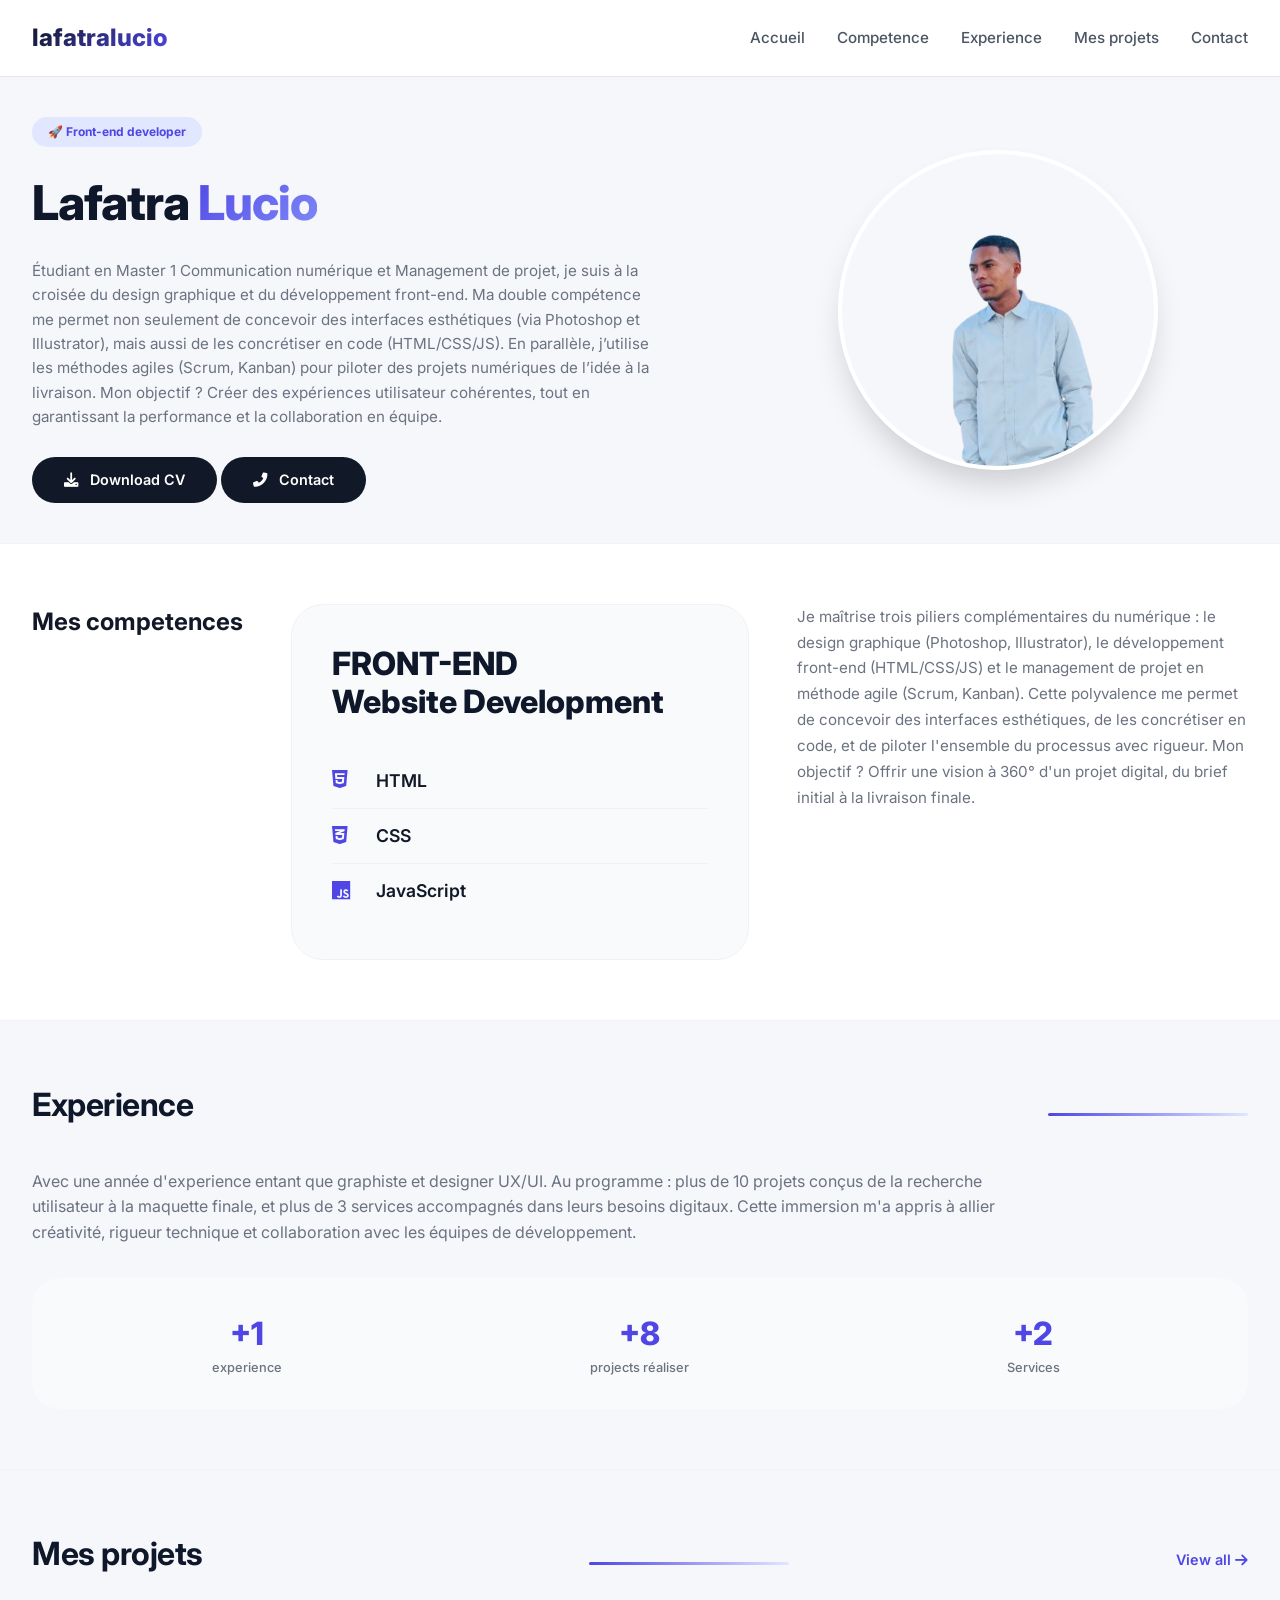
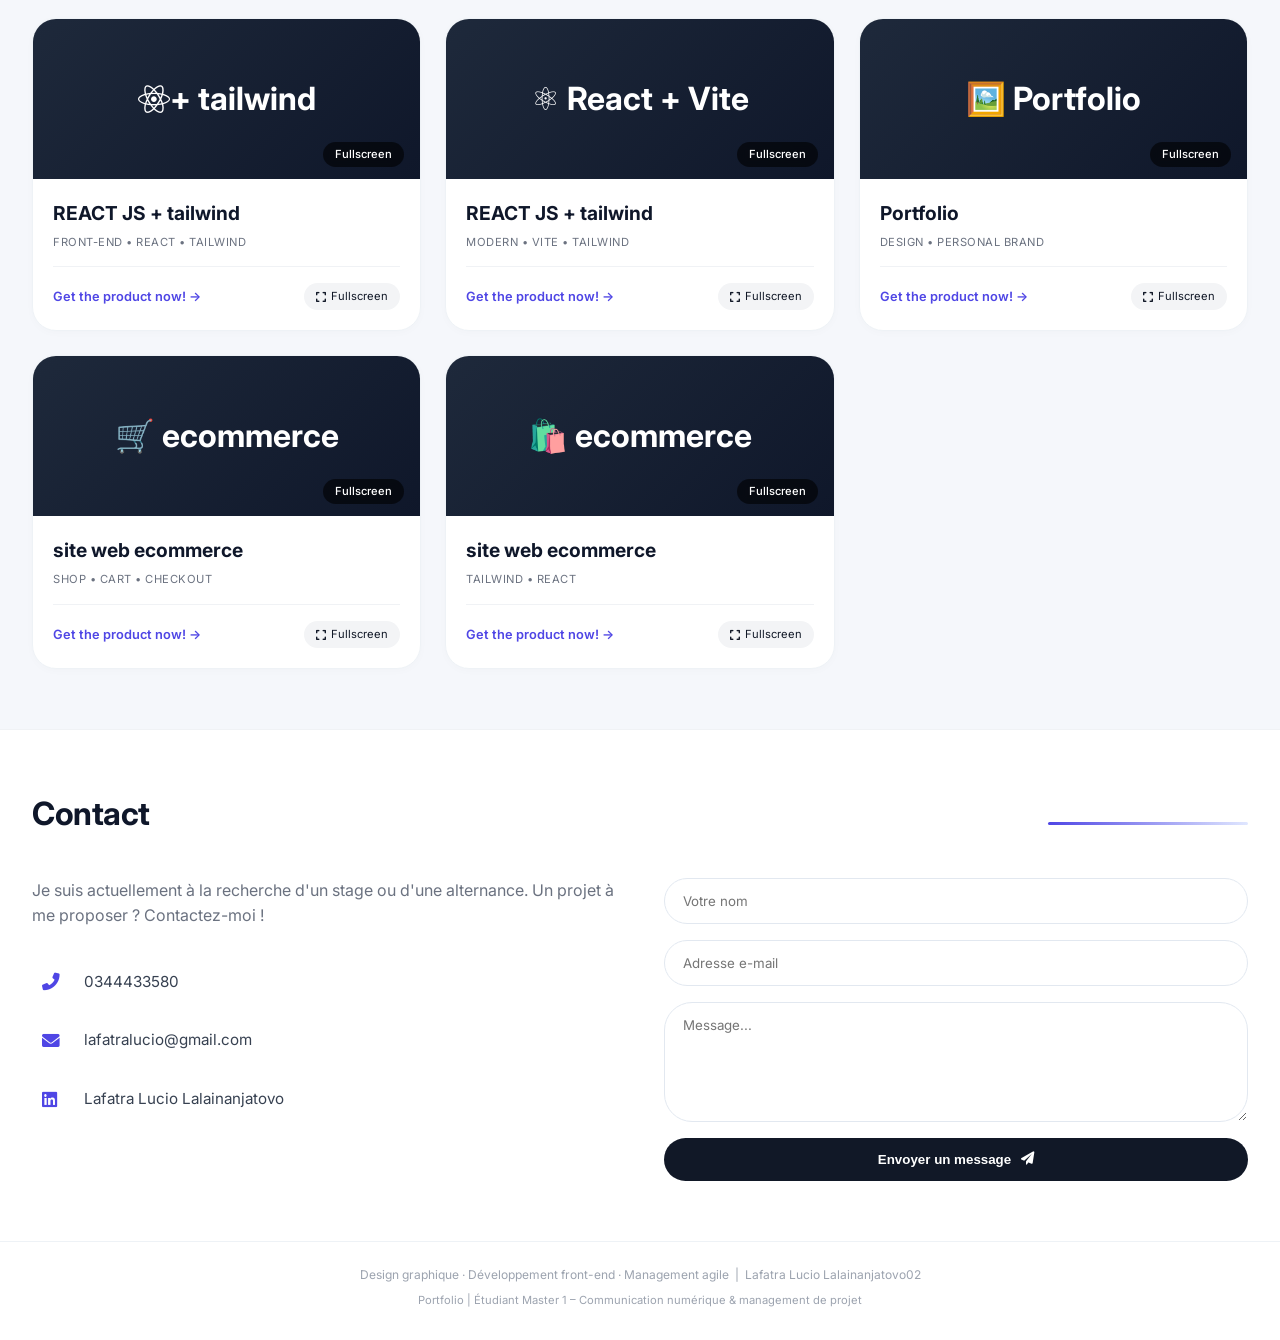
<file: index.html>
<!DOCTYPE html>
<html lang="fr">
<head>
  <meta charset="UTF-8">
  <meta name="viewport" content="width=device-width, initial-scale=1.0, user-scalable=yes">
  <title>Lafatra Lucio Lalainanjatovo02</title>
  <!-- Font Awesome 6 -->
  <link rel="stylesheet" href="https://cdnjs.cloudflare.com/ajax/libs/font-awesome/6.0.0-beta3/css/all.min.css">
  <!-- Google Font: Inter -->
  <link href="https://fonts.googleapis.com/css2?family=Inter:opsz,wght@14..32,300;14..32,400;14..32,500;14..32,600;14..32,700;14..32,800&display=swap" rel="stylesheet">
  <!-- AOS CSS (Animation au défilement) -->
  <link href="https://unpkg.com/aos@2.3.1/dist/aos.css" rel="stylesheet">
  <link rel="stylesheet" href="style.css">
</head>
<body>

<!--div class="container">
  <!-- Barre YouTube -->
  <!--div class="youtube-bar" data-aos="fade-down" data-aos-duration="800">
    <div class="youtube-left">
      <div class="yt-logo">
        <span class="yt-icon"><i class="fab fa-youtube"></i></span>
        <span>YouTube</span>
      </div>
      <div class="search-bar">
        <i class="fas fa-search"></i> <span>Rechercher</span>
      </div>
      <div class="chrome-notice">
        <i class="fab fa-chrome"></i> Google Chrome n'est pas votre navigateur par défaut
        <span class="set-default">Définir par défaut</span>
      </div>
    </div>
    <div class="youtube-right">
      <i class="fas fa-video"></i>
      <i class="fas fa-bell"></i>
      <i class="fas fa-user-circle"></i>
    </div>
  </div-->

  <!-- Navigation -->
  <div class="navbar" data-aos="fade-down" data-aos-duration="800" data-aos-delay="100">
    <div class="logo">lafatralucio</div>
    <div class="nav-links">
      <a href="#home">Accueil</a>
      <a href="#skills">Competence</a>
      <a href="#experience">Experience</a>
      <a href="#projects">Mes projets</a>
      <a href="#contact">Contact</a>
    </div>
  </div>

  <!-- ========== SECTION HOME ========== -->
  <section id="home" class="home-section">
    <div class="hero">
      <div class="hero-left" data-aos="fade-right" data-aos-duration="1000" data-aos-delay="200">
        <div class="badge-front animate-pulse">🚀 Front-end developer</div>
        <h1>Lafatra <span class="name typing-text">Lucio</span></h1>
        <p class="hero-desc">
          Étudiant en Master 1 Communication numérique et Management de projet, je suis à la croisée du design graphique et du développement front-end. Ma double compétence me permet non seulement de concevoir des interfaces esthétiques (via Photoshop et Illustrator), mais aussi de les concrétiser en code (HTML/CSS/JS). En parallèle, j’utilise les méthodes agiles (Scrum, Kanban) pour piloter des projets numériques de l’idée à la livraison. Mon objectif ? Créer des expériences utilisateur cohérentes, tout en garantissant la performance et la collaboration en équipe.
        </p>
        <a href="#" class="btn-cv btn-glow"><i class="fas fa-download"></i> Download CV</a>
        <a href="#contact" class="btn-cv btn-glow"><i class="fas fa-phone-alt"></i> Contact</a>
      </div>
      <div class="hero-right" data-aos="fade-left" data-aos-duration="1000" data-aos-delay="300">
        <div class="profile-circle">
          <img src="sary portfolio.png" alt="ABDULAHAD - Abu Dhabi" class="profile-image-circle floating-image">
        </div>
      </div>
    </div>
  </section>

  <!-- ========== SECTION SKILLS ========== -->
  <section id="skills" class="skills-section">
    <div class="skills-container">
      <h2>Mes competences</h2>
      <div class="skills-left" data-aos="fade-right" data-aos-duration="1000">
        <div class="skills-title slide-up">FRONT-END <br> Website Development</div>
        <ul class="skills-list">
          <li class="hover-slide"><i class="fab fa-html5"></i> HTML</li>
          <li class="hover-slide"><i class="fab fa-css3-alt"></i> CSS</li>
          <li class="hover-slide"><i class="fab fa-js"></i> JavaScript</li>
        </ul>
      </div>
      <div class="skills-right" data-aos="fade-left" data-aos-duration="1000" data-aos-delay="200">
        <div class="skills-description">
          <p class="fade-in-text">Je maîtrise trois piliers complémentaires du numérique : le design graphique (Photoshop, Illustrator), le développement front-end (HTML/CSS/JS) et le management de projet en méthode agile (Scrum, Kanban). Cette polyvalence me permet de concevoir des interfaces esthétiques, de les concrétiser en code, et de piloter l'ensemble du processus avec rigueur. Mon objectif ? Offrir une vision à 360° d'un projet digital, du brief initial à la livraison finale.</p>
        </div>
      </div>
    </div>
  </section>

  <!-- ========== SECTION EXPERIENCE ========== -->
  <section id="experience" class="experience-section">
    <div class="section-header" data-aos="fade-up" data-aos-duration="800">
      <h2>Experience</h2>
      <div class="header-line"></div>
    </div>
    <p class="experience-desc" data-aos="fade-up" data-aos-duration="800" data-aos-delay="100">
      Avec une année d'experience entant que graphiste et designer UX/UI. Au programme : plus de 10 projets conçus de la recherche utilisateur à la maquette finale, et plus de 3 services accompagnés dans leurs besoins digitaux. Cette immersion m'a appris à allier créativité, rigueur technique et collaboration avec les équipes de développement.
    </p>
    
    <div class="experience-stats">
      <div class="stat-item count-up" data-target="1" data-aos="zoom-in" data-aos-duration="600" data-aos-delay="100">
        <div class="stat-number">+0 mois</div>
        <div class="stat-label">experience</div>
      </div>
     
      <div class="stat-item count-up" data-target="10" data-aos="zoom-in" data-aos-duration="600" data-aos-delay="300">
        <div class="stat-number">+0</div>
        <div class="stat-label">projects réaliser</div>
      </div>
      <div class="stat-item count-up" data-target="3" data-aos="zoom-in" data-aos-duration="600" data-aos-delay="400">
        <div class="stat-number">+0</div>
        <div class="stat-label">Services</div>
      </div>
    </div>
  </section>

  <!-- ========== SECTION MY PROJECTS ========== -->
  <section id="projects" class="projects-section">
    <div class="section-header" data-aos="fade-up" data-aos-duration="800">
      <h2>Mes projets</h2>
      <div class="header-line"></div>
      <span class="view-all">View all <i class="fas fa-arrow-right"></i></span>
    </div>

    <div class="projects-grid">
      <div class="project-card" data-aos="flip-left" data-aos-duration="800" data-aos-delay="100">
        <div class="card-img">
          <i class="fab fa-react"></i> + tailwind
          <div class="fullscreen-badge">Fullscreen</div>
        </div>
        <div class="card-content">
          <div class="card-title">REACT JS + tailwind</div>
          <div class="card-tech">Front-end • React • Tailwind</div>
          <div class="get-product">
            <span class="product-link">Get the product now! →</span>
            <span class="fullscreen-icon"><i class="fas fa-expand"></i> Fullscreen</span>
          </div>
        </div>
      </div>
      <div class="project-card" data-aos="flip-left" data-aos-duration="800" data-aos-delay="200">
        <div class="card-img">
          ⚛️ React + Vite
          <div class="fullscreen-badge">Fullscreen</div>
        </div>
        <div class="card-content">
          <div class="card-title">REACT JS + tailwind</div>
          <div class="card-tech">Modern • Vite • Tailwind</div>
          <div class="get-product">
            <span class="product-link">Get the product now! →</span>
            <span class="fullscreen-icon"><i class="fas fa-expand"></i> Fullscreen</span>
          </div>
        </div>
      </div>
      <div class="project-card" data-aos="flip-left" data-aos-duration="800" data-aos-delay="300">
        <div class="card-img">
          🖼️ Portfolio
          <div class="fullscreen-badge">Fullscreen</div>
        </div>
        <div class="card-content">
          <div class="card-title">Portfolio</div>
          <div class="card-tech">Design • Personal brand</div>
          <div class="get-product">
            <span class="product-link">Get the product now! →</span>
            <span class="fullscreen-icon"><i class="fas fa-expand"></i> Fullscreen</span>
          </div>
        </div>
      </div>
      <div class="project-card" data-aos="flip-left" data-aos-duration="800" data-aos-delay="400">
        <div class="card-img">
          🛒 ecommerce
          <div class="fullscreen-badge">Fullscreen</div>
        </div>
        <div class="card-content">
          <div class="card-title">site web ecommerce</div>
          <div class="card-tech">Shop • Cart • Checkout</div>
          <div class="get-product">
            <span class="product-link">Get the product now! →</span>
            <span class="fullscreen-icon"><i class="fas fa-expand"></i> Fullscreen</span>
          </div>
        </div>
      </div>
      <div class="project-card" data-aos="flip-left" data-aos-duration="800" data-aos-delay="500">
        <div class="card-img">
          🛍️ ecommerce
          <div class="fullscreen-badge">Fullscreen</div>
        </div>
        <div class="card-content">
          <div class="card-title">site web ecommerce</div>
          <div class="card-tech">Tailwind • React</div>
          <div class="get-product">
            <span class="product-link">Get the product now! →</span>
            <span class="fullscreen-icon"><i class="fas fa-expand"></i> Fullscreen</span>
          </div>
        </div>
      </div>
    </div>
  </section>

  <!-- ========== SECTION CONTACT ========== -->
  <section id="contact" class="contact-section">
    <div class="section-header" data-aos="fade-up" data-aos-duration="800">
      <h2>Contact</h2>
      <div class="header-line"></div>
    </div>
    <div class="contact-container">
      <div class="contact-left" data-aos="fade-right" data-aos-duration="800" data-aos-delay="100">
        <p> Je suis actuellement à la recherche d'un stage ou d'une alternance. Un projet à me proposer ? Contactez-moi !</p>
        <div class="contact-details">
          <div class="contact-item hover-grow">
            <i class="fas fa-phone-alt"></i>
            <span>0344433580</span>
          </div>
          <div class="contact-item hover-grow">
            <i class="fas fa-envelope"></i>
            <span>lafatralucio@gmail.com</span>
          </div>
          <div class="contact-item hover-grow">
            <i class="fab fa-linkedin"></i>
            <span>Lafatra Lucio Lalainanjatovo</span>
          </div>
        </div>
      </div>
      <div class="contact-right" data-aos="fade-left" data-aos-duration="800" data-aos-delay="200">
        <form action="#" method="post">
          <input type="text" placeholder="Votre nom" required class="form-input">
          <input type="email" placeholder="Adresse e-mail" class="form-input">
          <textarea placeholder="Message..." class="form-input"></textarea>
          <button type="submit" class="btn-submit">Envoyer un message <i class="fas fa-paper-plane"></i></button>
        </form>
      </div>
    </div>
  </section>

  <!-- Footer -->
  <footer data-aos="fade-up" data-aos-duration="600">
    <p>Design graphique · Développement front-end · Management agile &nbsp;|&nbsp;  Lafatra Lucio Lalainanjatovo02</p>
    <p class="footer-sub">Portfolio | Étudiant Master 1 – Communication numérique & management de projet</p>
  </footer>
</div>

<script src="https://unpkg.com/aos@2.3.1/dist/aos.js"></script>
<script src="script.js"></script>
</body>
</html>
</file>
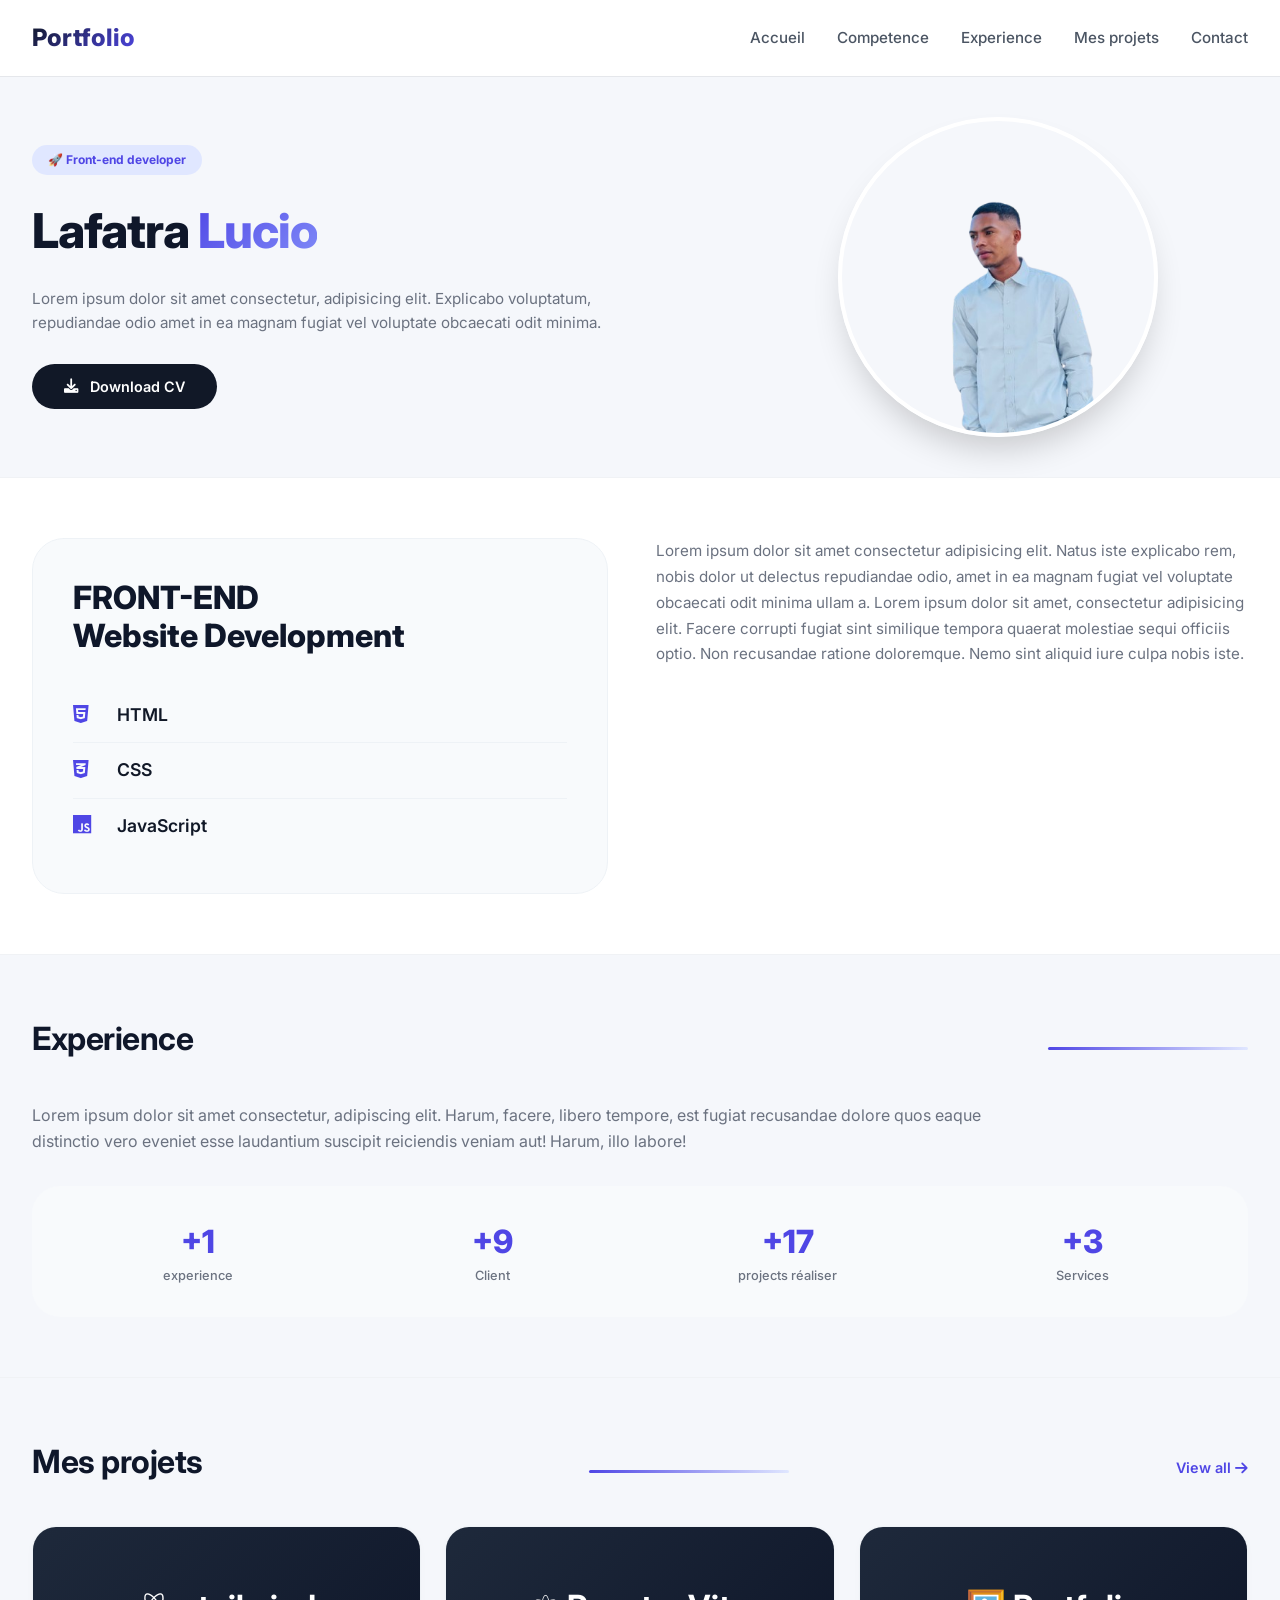
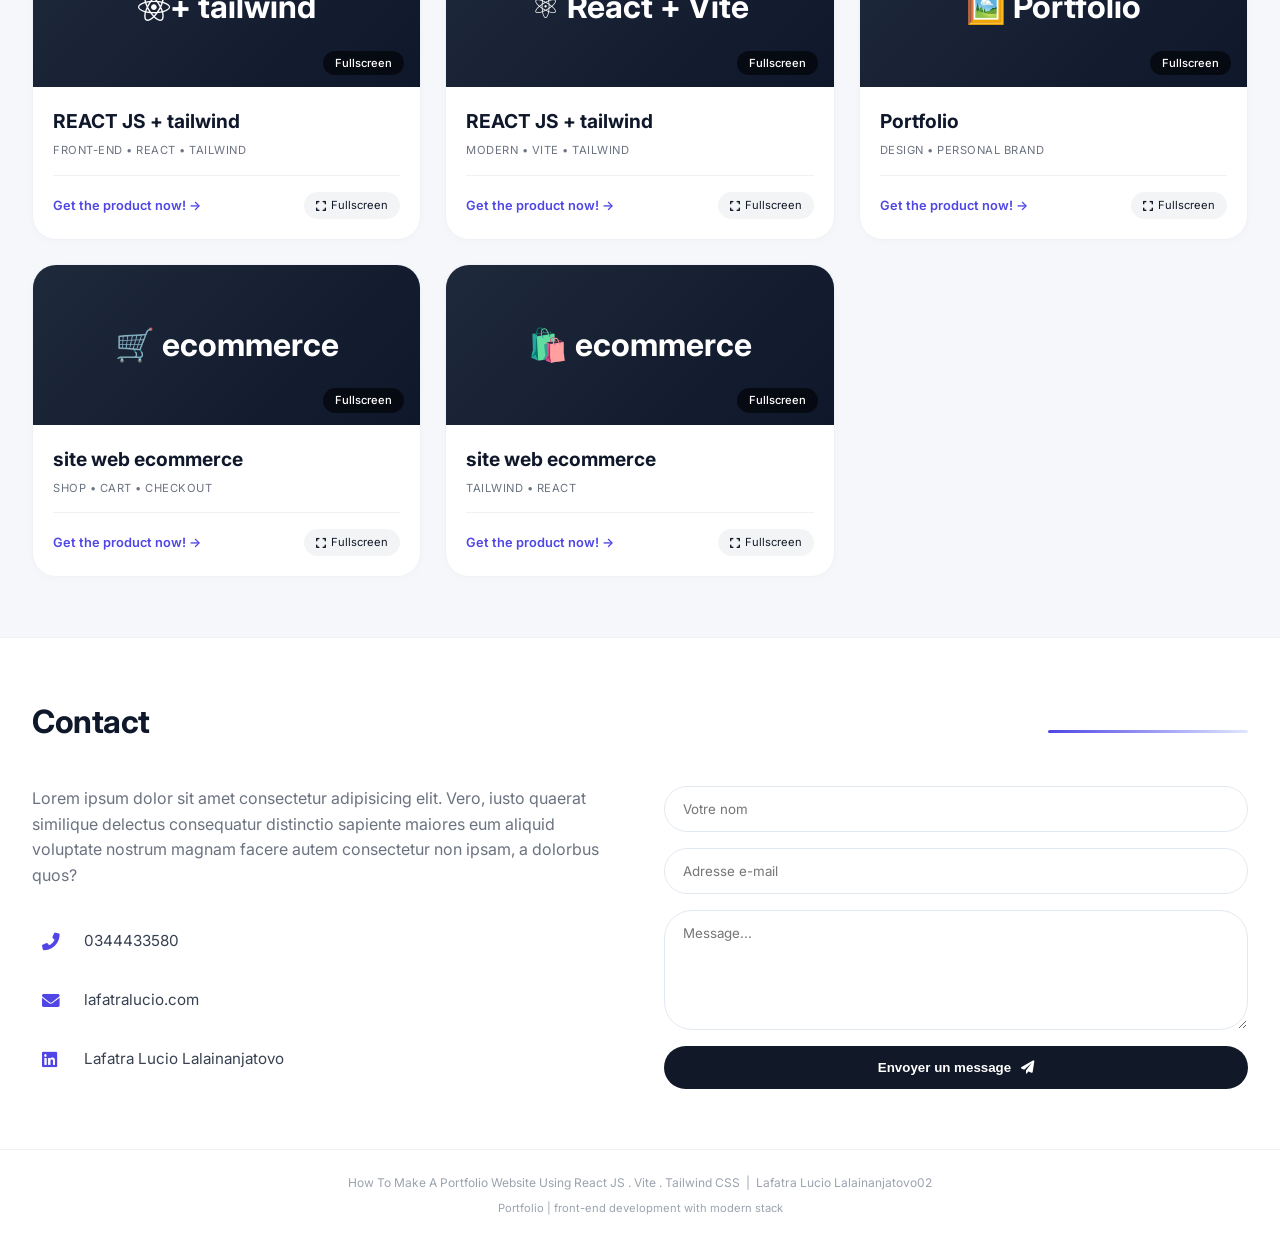
<file: port/index.html>
<!DOCTYPE html>
<html lang="fr">
<head>
  <meta charset="UTF-8">
  <meta name="viewport" content="width=device-width, initial-scale=1.0, user-scalable=yes">
  <title>Lafatra Lucio Lalainanjatovo02</title>
  <!-- Font Awesome 6 -->
  <link rel="stylesheet" href="https://cdnjs.cloudflare.com/ajax/libs/font-awesome/6.0.0-beta3/css/all.min.css">
  <!-- Google Font: Inter -->
  <link href="https://fonts.googleapis.com/css2?family=Inter:opsz,wght@14..32,300;14..32,400;14..32,500;14..32,600;14..32,700;14..32,800&display=swap" rel="stylesheet">
  <!-- AOS CSS (Animation au défilement) -->
  <link href="https://unpkg.com/aos@2.3.1/dist/aos.css" rel="stylesheet">
  <link rel="stylesheet" href="style.css">
</head>
<body>

<!--div class="container">
  <!-- Barre YouTube -->
  <!--div class="youtube-bar" data-aos="fade-down" data-aos-duration="800">
    <div class="youtube-left">
      <div class="yt-logo">
        <span class="yt-icon"><i class="fab fa-youtube"></i></span>
        <span>YouTube</span>
      </div>
      <div class="search-bar">
        <i class="fas fa-search"></i> <span>Rechercher</span>
      </div>
      <div class="chrome-notice">
        <i class="fab fa-chrome"></i> Google Chrome n'est pas votre navigateur par défaut
        <span class="set-default">Définir par défaut</span>
      </div>
    </div>
    <div class="youtube-right">
      <i class="fas fa-video"></i>
      <i class="fas fa-bell"></i>
      <i class="fas fa-user-circle"></i>
    </div>
  </div-->

  <!-- Navigation -->
  <div class="navbar" data-aos="fade-down" data-aos-duration="800" data-aos-delay="100">
    <div class="logo">Portfolio</div>
    <div class="nav-links">
      <a href="#home">Accueil</a>
      <a href="#skills">Competence</a>
      <a href="#experience">Experience</a>
      <a href="#projects">Mes projets</a>
      <a href="#contact">Contact</a>
    </div>
  </div>

  <!-- ========== SECTION HOME ========== -->
  <section id="home" class="home-section">
    <div class="hero">
      <div class="hero-left" data-aos="fade-right" data-aos-duration="1000" data-aos-delay="200">
        <div class="badge-front animate-pulse">🚀 Front-end developer</div>
        <h1>Lafatra <span class="name typing-text">Lucio</span></h1>
        <p class="hero-desc">
          Lorem ipsum dolor sit amet consectetur, adipisicing elit. Explicabo voluptatum, repudiandae odio amet in ea magnam fugiat vel voluptate obcaecati odit minima.
        </p>
        <a href="#" class="btn-cv btn-glow"><i class="fas fa-download"></i> Download CV</a>
      </div>
      <div class="hero-right" data-aos="fade-left" data-aos-duration="1000" data-aos-delay="300">
        <div class="profile-circle">
          <img src="sary portfolio.png" alt="ABDULAHAD - Abu Dhabi" class="profile-image-circle floating-image">
        </div>
      </div>
    </div>
  </section>

  <!-- ========== SECTION SKILLS ========== -->
  <section id="skills" class="skills-section">
    <div class="skills-container">
      <div class="skills-left" data-aos="fade-right" data-aos-duration="1000">
        <div class="skills-title slide-up">FRONT-END <br> Website Development</div>
        <ul class="skills-list">
          <li class="hover-slide"><i class="fab fa-html5"></i> HTML</li>
          <li class="hover-slide"><i class="fab fa-css3-alt"></i> CSS</li>
          <li class="hover-slide"><i class="fab fa-js"></i> JavaScript</li>
        </ul>
      </div>
      <div class="skills-right" data-aos="fade-left" data-aos-duration="1000" data-aos-delay="200">
        <div class="skills-description">
          <p class="fade-in-text">Lorem ipsum dolor sit amet consectetur adipisicing elit. Natus iste explicabo rem, nobis dolor ut delectus repudiandae odio, amet in ea magnam fugiat vel voluptate obcaecati odit minima ullam a. Lorem ipsum dolor sit amet, consectetur adipisicing elit. Facere corrupti fugiat sint similique tempora quaerat molestiae sequi officiis optio. Non recusandae ratione doloremque. Nemo sint aliquid iure culpa nobis iste.</p>
        </div>
      </div>
    </div>
  </section>

  <!-- ========== SECTION EXPERIENCE ========== -->
  <section id="experience" class="experience-section">
    <div class="section-header" data-aos="fade-up" data-aos-duration="800">
      <h2>Experience</h2>
      <div class="header-line"></div>
    </div>
    <p class="experience-desc" data-aos="fade-up" data-aos-duration="800" data-aos-delay="100">
      Lorem ipsum dolor sit amet consectetur, adipiscing elit. Harum, facere, libero tempore, est fugiat recusandae dolore quos eaque distinctio vero eveniet esse laudantium suscipit reiciendis veniam aut! Harum, illo labore!
    </p>
    
    <div class="experience-stats">
      <div class="stat-item count-up" data-target="1" data-aos="zoom-in" data-aos-duration="600" data-aos-delay="100">
        <div class="stat-number">+0 mois</div>
        <div class="stat-label">experience</div>
      </div>
      <div class="stat-item count-up" data-target="10" data-aos="zoom-in" data-aos-duration="600" data-aos-delay="200">
        <div class="stat-number">+0</div>
        <div class="stat-label">Client</div>
      </div>
      <div class="stat-item count-up" data-target="20" data-aos="zoom-in" data-aos-duration="600" data-aos-delay="300">
        <div class="stat-number">+0</div>
        <div class="stat-label">projects réaliser</div>
      </div>
      <div class="stat-item count-up" data-target="3" data-aos="zoom-in" data-aos-duration="600" data-aos-delay="400">
        <div class="stat-number">+0</div>
        <div class="stat-label">Services</div>
      </div>
    </div>
  </section>

  <!-- ========== SECTION MY PROJECTS ========== -->
  <section id="projects" class="projects-section">
    <div class="section-header" data-aos="fade-up" data-aos-duration="800">
      <h2>Mes projets</h2>
      <div class="header-line"></div>
      <span class="view-all">View all <i class="fas fa-arrow-right"></i></span>
    </div>

    <div class="projects-grid">
      <div class="project-card" data-aos="flip-left" data-aos-duration="800" data-aos-delay="100">
        <div class="card-img">
          <i class="fab fa-react"></i> + tailwind
          <div class="fullscreen-badge">Fullscreen</div>
        </div>
        <div class="card-content">
          <div class="card-title">REACT JS + tailwind</div>
          <div class="card-tech">Front-end • React • Tailwind</div>
          <div class="get-product">
            <span class="product-link">Get the product now! →</span>
            <span class="fullscreen-icon"><i class="fas fa-expand"></i> Fullscreen</span>
          </div>
        </div>
      </div>
      <div class="project-card" data-aos="flip-left" data-aos-duration="800" data-aos-delay="200">
        <div class="card-img">
          ⚛️ React + Vite
          <div class="fullscreen-badge">Fullscreen</div>
        </div>
        <div class="card-content">
          <div class="card-title">REACT JS + tailwind</div>
          <div class="card-tech">Modern • Vite • Tailwind</div>
          <div class="get-product">
            <span class="product-link">Get the product now! →</span>
            <span class="fullscreen-icon"><i class="fas fa-expand"></i> Fullscreen</span>
          </div>
        </div>
      </div>
      <div class="project-card" data-aos="flip-left" data-aos-duration="800" data-aos-delay="300">
        <div class="card-img">
          🖼️ Portfolio
          <div class="fullscreen-badge">Fullscreen</div>
        </div>
        <div class="card-content">
          <div class="card-title">Portfolio</div>
          <div class="card-tech">Design • Personal brand</div>
          <div class="get-product">
            <span class="product-link">Get the product now! →</span>
            <span class="fullscreen-icon"><i class="fas fa-expand"></i> Fullscreen</span>
          </div>
        </div>
      </div>
      <div class="project-card" data-aos="flip-left" data-aos-duration="800" data-aos-delay="400">
        <div class="card-img">
          🛒 ecommerce
          <div class="fullscreen-badge">Fullscreen</div>
        </div>
        <div class="card-content">
          <div class="card-title">site web ecommerce</div>
          <div class="card-tech">Shop • Cart • Checkout</div>
          <div class="get-product">
            <span class="product-link">Get the product now! →</span>
            <span class="fullscreen-icon"><i class="fas fa-expand"></i> Fullscreen</span>
          </div>
        </div>
      </div>
      <div class="project-card" data-aos="flip-left" data-aos-duration="800" data-aos-delay="500">
        <div class="card-img">
          🛍️ ecommerce
          <div class="fullscreen-badge">Fullscreen</div>
        </div>
        <div class="card-content">
          <div class="card-title">site web ecommerce</div>
          <div class="card-tech">Tailwind • React</div>
          <div class="get-product">
            <span class="product-link">Get the product now! →</span>
            <span class="fullscreen-icon"><i class="fas fa-expand"></i> Fullscreen</span>
          </div>
        </div>
      </div>
    </div>
  </section>

  <!-- ========== SECTION CONTACT ========== -->
  <section id="contact" class="contact-section">
    <div class="section-header" data-aos="fade-up" data-aos-duration="800">
      <h2>Contact</h2>
      <div class="header-line"></div>
    </div>
    <div class="contact-container">
      <div class="contact-left" data-aos="fade-right" data-aos-duration="800" data-aos-delay="100">
        <p>Lorem ipsum dolor sit amet consectetur adipisicing elit. Vero, iusto quaerat similique delectus consequatur distinctio sapiente maiores eum aliquid voluptate nostrum magnam facere autem consectetur non ipsam, a dolorbus quos?</p>
        <div class="contact-details">
          <div class="contact-item hover-grow">
            <i class="fas fa-phone-alt"></i>
            <span>0344433580</span>
          </div>
          <div class="contact-item hover-grow">
            <i class="fas fa-envelope"></i>
            <span>lafatralucio.com</span>
          </div>
          <div class="contact-item hover-grow">
            <i class="fab fa-linkedin"></i>
            <span>Lafatra Lucio Lalainanjatovo</span>
          </div>
        </div>
      </div>
      <div class="contact-right" data-aos="fade-left" data-aos-duration="800" data-aos-delay="200">
        <form action="#" method="post">
          <input type="text" placeholder="Votre nom" required class="form-input">
          <input type="email" placeholder="Adresse e-mail" class="form-input">
          <textarea placeholder="Message..." class="form-input"></textarea>
          <button type="submit" class="btn-submit">Envoyer un message <i class="fas fa-paper-plane"></i></button>
        </form>
      </div>
    </div>
  </section>

  <!-- Footer -->
  <footer data-aos="fade-up" data-aos-duration="600">
    <p>How To Make A Portfolio Website Using React JS . Vite . Tailwind CSS &nbsp;|&nbsp;  Lafatra Lucio Lalainanjatovo02</p>
    <p class="footer-sub">Portfolio | front-end development with modern stack</p>
  </footer>
</div>

<script src="https://unpkg.com/aos@2.3.1/dist/aos.js"></script>
<script src="script.js"></script>
</body>
</html>
</file>
<file: style.css>
* {
  margin: 0;
  padding: 0;
  box-sizing: border-box;
}

body {
  background-color: #f5f7fb;
  font-family: 'Inter', system-ui, -apple-system, 'Segoe UI', sans-serif;
  color: #111827;
  line-height: 1.5;
  overflow-x: hidden;
}

.container {
  max-width: 1280px;
  margin: 0 auto;
  background: white;
  border-radius: 32px;
  box-shadow: 0 25px 50px -12px rgba(0, 0, 0, 0.15);
  overflow: hidden;
  margin: 24px auto;
}

/* ========== YOUTUBE BAR ========== */
.youtube-bar {
  background: #0f0f0f;
  padding: 10px 24px;
  display: flex;
  align-items: center;
  justify-content: space-between;
  flex-wrap: wrap;
  gap: 12px;
  border-bottom: 1px solid #2a2a2a;
}
.youtube-left {
  display: flex;
  align-items: center;
  gap: 20px;
  flex-wrap: wrap;
}
.yt-logo {
  display: flex;
  align-items: center;
  gap: 6px;
  color: white;
  font-weight: 700;
  font-size: 1rem;
}
.yt-icon {
  background: #ff0000;
  width: 28px;
  height: 20px;
  border-radius: 4px;
  display: inline-flex;
  align-items: center;
  justify-content: center;
  font-size: 0.7rem;
  font-weight: bold;
}
.search-bar {
  background: #121212;
  border: 1px solid #303030;
  border-radius: 40px;
  padding: 6px 16px;
  color: #aaa;
  font-size: 0.8rem;
  display: flex;
  align-items: center;
  gap: 40px;
}
.chrome-notice {
  background: #1a1a1a;
  padding: 6px 14px;
  border-radius: 24px;
  font-size: 0.7rem;
  color: #ccc;
  display: flex;
  align-items: center;
  gap: 10px;
  flex-wrap: wrap;
}
.set-default {
  background: #3ea6ff;
  color: #0f0f0f;
  padding: 4px 12px;
  border-radius: 18px;
  font-weight: 600;
  font-size: 0.7rem;
  cursor: pointer;
  transition: 0.2s;
}
.set-default:hover {
  background: #65b8ff;
  transform: scale(1.05);
}
.youtube-right i {
  color: white;
  margin-left: 16px;
  font-size: 1.1rem;
  cursor: pointer;
  transition: transform 0.2s;
}
.youtube-right i:hover {
  transform: scale(1.1);
}

/* ========== NAVIGATION ========== */
.navbar {
  display: flex;
  justify-content: space-between;
  align-items: center;
  padding: 20px 32px;
  flex-wrap: wrap;
  gap: 20px;
  border-bottom: 1px solid #e5e7eb;
  background: white;
  position: sticky;
  top: 0;
  z-index: 100;
}
.logo {
  font-size: 1.5rem;
  font-weight: 800;
  background: linear-gradient(135deg, #111827, #4f46e5);
  -webkit-background-clip: text;
  background-clip: text;
  color: transparent;
  transition: all 0.3s;
}
.logo:hover {
  transform: scale(1.05);
}
.nav-links {
  display: flex;
  gap: 2rem;
  flex-wrap: wrap;
}
.nav-links a {
  text-decoration: none;
  color: #4b5563;
  font-weight: 500;
  font-size: 0.95rem;
  transition: 0.3s;
  padding: 4px 0;
  position: relative;
}
.nav-links a::after {
  content: '';
  position: absolute;
  bottom: 0;
  left: 0;
  width: 0;
  height: 2px;
  background: #4f46e5;
  transition: width 0.3s ease;
}
.nav-links a:hover::after {
  width: 100%;
}
.nav-links a:hover {
  color: #4f46e5;
}

/* ========== SECTIONS GÉNÉRAL ========== */
section {
  padding: 60px 32px;
  border-bottom: 1px solid #f0f2f5;
}
section:last-of-type {
  border-bottom: none;
}

.section-header {
  display: flex;
  align-items: baseline;
  justify-content: space-between;
  flex-wrap: wrap;
  gap: 16px;
  margin-bottom: 40px;
}
.section-header h2 {
  font-size: 2rem;
  font-weight: 700;
  color: #0f172a;
  letter-spacing: -0.5px;
}
.header-line {
  flex: 1;
  height: 3px;
  background: linear-gradient(90deg, #4f46e5, #e0e7ff);
  border-radius: 3px;
  max-width: 200px;
}
.view-all {
  color: #4f46e5;
  font-size: 0.9rem;
  font-weight: 600;
  cursor: pointer;
  transition: 0.3s;
}
.view-all:hover {
  color: #1e1b7a;
  transform: translateX(5px);
}

/* ========== SECTION HOME ========== */
.home-section {
  padding-top: 40px;
  padding-bottom: 40px;
}
.hero {
  display: flex;
  flex-wrap: wrap;
  gap: 48px;
  align-items: center;
}
.hero-left {
  flex: 1.2;
}
.hero-right {
  flex: 0.9;
  display: flex;
  justify-content: center;
  align-items: center;
}
.badge-front {
  background: #e0e7ff;
  color: #4f46e5;
  display: inline-block;
  padding: 6px 16px;
  border-radius: 30px;
  font-size: 0.75rem;
  font-weight: 700;
  margin-bottom: 20px;
}
.animate-pulse {
  animation: pulse 2s infinite;
}
@keyframes pulse {
  0%, 100% { opacity: 1; transform: scale(1); }
  50% { opacity: 0.8; transform: scale(1.02); }
}
.hero-left h1 {
  font-size: 3rem;
  font-weight: 800;
  letter-spacing: -1px;
  margin-bottom: 20px;
  color: #0f172a;
}
.hero-left .name {
  background: linear-gradient(135deg, #4f46e5, #818cf8);
  -webkit-background-clip: text;
  background-clip: text;
  color: transparent;
  display: inline-block;
}
.typing-text {
  animation: typingGlow 2s ease-in-out infinite;
}
@keyframes typingGlow {
  0%, 100% { text-shadow: 0 0 0px rgba(79, 70, 229, 0); }
  50% { text-shadow: 0 0 10px rgba(79, 70, 229, 0.5); }
}
.hero-desc {
  color: #6b7280;
  font-size: 0.95rem;
  line-height: 1.6;
  margin-bottom: 28px;
  max-width: 95%;
}
.btn-cv {
  background: #111827;
  color: white;
  padding: 12px 32px;
  border-radius: 40px;
  text-decoration: none;
  font-weight: 600;
  display: inline-flex;
  align-items: center;
  gap: 12px;
  font-size: 0.9rem;
  transition: 0.3s;
  border: none;
  cursor: pointer;
}
.btn-cv:hover {
  background: #4f46e5;
  transform: translateY(-3px);
}
.btn-glow {
  animation: btnGlow 2s infinite;
}
@keyframes btnGlow {
  0%, 100% { box-shadow: 0 0 0 0 rgba(79, 70, 229, 0.4); }
  50% { box-shadow: 0 0 0 10px rgba(79, 70, 229, 0); }
}
.profile-circle {
  display: flex;
  justify-content: center;
  align-items: center;
}
.profile-image-circle {
  width: 320px;
  height: 320px;
  border-radius: 50%;
  object-fit: cover;
  box-shadow: 0 20px 35px -10px rgba(0, 0, 0, 0.2);
  border: 4px solid white;
  transition: transform 0.4s ease, box-shadow 0.4s ease;
}
.profile-image-circle:hover {
  transform: scale(1.05) rotate(3deg);
  box-shadow: 0 25px 40px -12px rgba(79, 70, 229, 0.4);
}
.floating-image {
  animation: float 4s ease-in-out infinite;
}
@keyframes float {
  0%, 100% { transform: translateY(0px); }
  50% { transform: translateY(-15px); }
}

/* ========== SECTION SKILLS ========== */
.skills-section {
  background: white;
}
.skills-container {
  display: flex;
  flex-wrap: wrap;
  gap: 48px;
  align-items: flex-start;
}
.skills-left {
  flex: 1;
  background: #f8fafc;
  padding: 40px;
  border-radius: 32px;
  border: 1px solid #eef2f6;
  transition: all 0.3s;
}
.skills-left:hover {
  transform: translateY(-5px);
  box-shadow: 0 20px 30px -15px rgba(0, 0, 0, 0.1);
}
.skills-title {
  font-size: 2rem;
  font-weight: 800;
  line-height: 1.2;
  color: #0f172a;
  margin-bottom: 32px;
}
.slide-up {
  animation: slideUp 0.6s ease-out;
}
@keyframes slideUp {
  from {
    opacity: 0;
    transform: translateY(30px);
  }
  to {
    opacity: 1;
    transform: translateY(0);
  }
}
.skills-list {
  list-style: none;
}
.skills-list li {
  padding: 14px 0;
  font-weight: 600;
  font-size: 1.1rem;
  display: flex;
  align-items: center;
  gap: 12px;
  border-bottom: 1px solid #eef2f6;
  transition: all 0.3s;
}
.skills-list li:last-child {
  border-bottom: none;
}
.skills-list li i {
  color: #4f46e5;
  width: 32px;
  font-size: 1.3rem;
  transition: transform 0.3s;
}
.hover-slide:hover {
  transform: translateX(10px);
  background: rgba(79, 70, 229, 0.05);
  border-radius: 10px;
  padding-left: 20px;
}
.hover-slide:hover i {
  transform: scale(1.2) rotate(5deg);
}
.skills-right {
  flex: 1.2;
}
.skills-description p {
  color: #6b7280;
  font-size: 0.95rem;
  line-height: 1.7;
  margin-bottom: 20px;
}
.fade-in-text {
  animation: fadeIn 1s ease-out;
}
@keyframes fadeIn {
  from {
    opacity: 0;
    transform: translateX(-20px);
  }
  to {
    opacity: 1;
    transform: translateX(0);
  }
}

/* ========== SECTION EXPERIENCE ========== */
.experience-desc {
  color: #6b7280;
  margin-bottom: 32px;
  line-height: 1.6;
  max-width: 80%;
}
.experience-stats {
  display: flex;
  flex-wrap: wrap;
  justify-content: space-between;
  background: #f8fafc;
  padding: 32px 28px;
  border-radius: 28px;
  gap: 20px;
}
.stat-item {
  text-align: center;
  flex: 1;
  transition: all 0.3s;
  cursor: pointer;
}
.stat-item:hover {
  transform: translateY(-8px);
}
.stat-number {
  font-size: 2rem;
  font-weight: 800;
  color: #4f46e5;
  transition: all 0.3s;
}
.stat-item:hover .stat-number {
  text-shadow: 0 0 10px rgba(79, 70, 229, 0.5);
}
.stat-label {
  font-size: 0.8rem;
  color: #6b7280;
  font-weight: 500;
}

/* ========== SECTION PROJECTS ========== */
.projects-grid {
  display: grid;
  grid-template-columns: repeat(auto-fill, minmax(300px, 1fr));
  gap: 24px;
}
.project-card {
  background: white;
  border-radius: 24px;
  overflow: hidden;
  border: 1px solid #eef2f6;
  transition: all 0.4s cubic-bezier(0.175, 0.885, 0.32, 1.275);
  box-shadow: 0 2px 8px rgba(0, 0, 0, 0.02);
}
.project-card:hover {
  transform: translateY(-10px) scale(1.02);
  box-shadow: 0 20px 30px -12px rgba(0, 0, 0, 0.15);
  border-color: #4f46e5;
}
.card-img {
  background: linear-gradient(135deg, #1e293b, #0f172a);
  height: 160px;
  display: flex;
  align-items: center;
  justify-content: center;
  font-size: 2rem;
  font-weight: 700;
  color: white;
  position: relative;
  transition: all 0.3s;
}
.project-card:hover .card-img {
  background: linear-gradient(135deg, #4f46e5, #1e293b);
}
.fullscreen-badge {
  position: absolute;
  bottom: 12px;
  right: 16px;
  background: rgba(0, 0, 0, 0.6);
  backdrop-filter: blur(4px);
  padding: 4px 12px;
  border-radius: 20px;
  font-size: 0.7rem;
  color: white;
  font-weight: 500;
  cursor: pointer;
  transition: 0.2s;
}
.fullscreen-badge:hover {
  background: rgba(79, 70, 229, 0.8);
  transform: scale(1.05);
}
.card-content {
  padding: 20px;
}
.card-title {
  font-size: 1.2rem;
  font-weight: 700;
  margin-bottom: 6px;
  color: #0f172a;
}
.card-tech {
  font-size: 0.7rem;
  color: #6b7280;
  margin-bottom: 16px;
  text-transform: uppercase;
  letter-spacing: 0.5px;
}
.get-product {
  display: flex;
  justify-content: space-between;
  align-items: center;
  border-top: 1px solid #f0f2f5;
  padding-top: 16px;
  flex-wrap: wrap;
  gap: 10px;
}
.product-link {
  color: #4f46e5;
  font-weight: 600;
  font-size: 0.8rem;
  cursor: pointer;
  transition: 0.3s;
}
.product-link:hover {
  color: #1e1b7a;
  transform: translateX(5px);
}
.fullscreen-icon {
  background: #f3f4f6;
  padding: 5px 12px;
  border-radius: 30px;
  font-size: 0.7rem;
  cursor: pointer;
  display: flex;
  align-items: center;
  gap: 5px;
  transition: 0.3s;
}
.fullscreen-icon:hover {
  background: #4f46e5;
  color: white;
  transform: scale(1.05);
}

/* ========== SECTION CONTACT ========== */
.contact-section {
  background: white;
}
.contact-container {
  display: flex;
  flex-wrap: wrap;
  gap: 48px;
}
.contact-left {
  flex: 1;
}
.contact-left p {
  color: #6b7280;
  margin-bottom: 32px;
  line-height: 1.6;
}
.contact-details {
  display: flex;
  flex-direction: column;
  gap: 16px;
}
.contact-item {
  display: flex;
  align-items: center;
  gap: 14px;
  font-size: 0.95rem;
  color: #374151;
  padding: 10px;
  border-radius: 12px;
  transition: all 0.3s;
  cursor: pointer;
}
.hover-grow:hover {
  transform: translateX(10px) scale(1.02);
  background: #f8fafc;
}
.contact-item i {
  width: 28px;
  color: #4f46e5;
  font-size: 1.1rem;
  transition: transform 0.3s;
}
.hover-grow:hover i {
  transform: scale(1.2) rotate(5deg);
}
.contact-right {
  flex: 1;
}
.contact-right form {
  display: flex;
  flex-direction: column;
  gap: 16px;
}
.form-input {
  padding: 14px 18px;
  border-radius: 28px;
  border: 1px solid #e2e8f0;
  font-family: 'Inter', sans-serif;
  background: white;
  outline: none;
  transition: all 0.3s;
}
.form-input:focus {
  border-color: #4f46e5;
  box-shadow: 0 0 0 3px rgba(79, 70, 229, 0.1);
  transform: scale(1.02);
}
.contact-right textarea {
  min-height: 120px;
  resize: vertical;
}
.btn-submit {
  background: #111827;
  color: white;
  border: none;
  padding: 14px;
  border-radius: 40px;
  font-weight: 600;
  cursor: pointer;
  display: flex;
  align-items: center;
  justify-content: center;
  gap: 10px;
  transition: all 0.3s;
}
.btn-submit:hover {
  background: #4f46e5;
  transform: translateY(-3px);
  box-shadow: 0 10px 20px -8px rgba(79, 70, 229, 0.4);
}

/* ========== FOOTER ========== */
footer {
  text-align: center;
  padding: 24px 32px 32px 32px;
  border-top: 1px solid #eef2f6;
  font-size: 0.75rem;
  color: #9ca3af;
  background: white;
}
.footer-sub {
  margin-top: 8px;
  font-size: 0.7rem;
}

/* ========== RESPONSIVE ========== */
@media (max-width: 900px) {
  .hero {
    flex-direction: column;
  }
  .hero-left, .hero-right {
    flex: auto;
  }
  .experience-desc {
    max-width: 100%;
  }
  .section-header h2 {
    font-size: 1.6rem;
  }
  section {
    padding: 40px 24px;
  }
  .navbar {
    padding: 16px 24px;
  }
  .skills-container {
    flex-direction: column;
  }
  .skills-left, .skills-right {
    flex: auto;
  }
  .profile-image-circle {
    width: 250px;
    height: 250px;
  }
}

@media (max-width: 700px) {
  .youtube-bar {
    padding: 8px 16px;
  }
  .search-bar {
    display: none;
  }
  .chrome-notice {
    font-size: 0.6rem;
    padding: 4px 10px;
  }
  .section-header {
    flex-direction: column;
    align-items: flex-start;
  }
  .header-line {
    max-width: 100px;
  }
  .profile-image-circle {
    width: 200px;
    height: 200px;
  }
}

@media (max-width: 550px) {
  .youtube-left .chrome-notice {
    display: none;
  }
  .container {
    margin: 12px;
    border-radius: 20px;
  }
  .navbar {
    flex-direction: column;
    text-align: center;
  }
  .nav-links {
    justify-content: center;
    gap: 1.2rem;
  }
  .experience-stats {
    flex-direction: column;
    gap: 24px;
  }
  .projects-grid {
    grid-template-columns: 1fr;
  }
  .contact-container {
    flex-direction: column;
  }
  .skills-title {
    font-size: 1.5rem;
  }
  .skills-list li {
    font-size: 1rem;
  }
  .profile-image-circle {
    width: 180px;
    height: 180px;
  }
}
</file>
<file: port/style.css>
* {
  margin: 0;
  padding: 0;
  box-sizing: border-box;
}

body {
  background-color: #f5f7fb;
  font-family: 'Inter', system-ui, -apple-system, 'Segoe UI', sans-serif;
  color: #111827;
  line-height: 1.5;
  overflow-x: hidden;
}

.container {
  max-width: 1280px;
  margin: 0 auto;
  background: white;
  border-radius: 32px;
  box-shadow: 0 25px 50px -12px rgba(0, 0, 0, 0.15);
  overflow: hidden;
  margin: 24px auto;
}

/* ========== YOUTUBE BAR ========== */
.youtube-bar {
  background: #0f0f0f;
  padding: 10px 24px;
  display: flex;
  align-items: center;
  justify-content: space-between;
  flex-wrap: wrap;
  gap: 12px;
  border-bottom: 1px solid #2a2a2a;
}
.youtube-left {
  display: flex;
  align-items: center;
  gap: 20px;
  flex-wrap: wrap;
}
.yt-logo {
  display: flex;
  align-items: center;
  gap: 6px;
  color: white;
  font-weight: 700;
  font-size: 1rem;
}
.yt-icon {
  background: #ff0000;
  width: 28px;
  height: 20px;
  border-radius: 4px;
  display: inline-flex;
  align-items: center;
  justify-content: center;
  font-size: 0.7rem;
  font-weight: bold;
}
.search-bar {
  background: #121212;
  border: 1px solid #303030;
  border-radius: 40px;
  padding: 6px 16px;
  color: #aaa;
  font-size: 0.8rem;
  display: flex;
  align-items: center;
  gap: 40px;
}
.chrome-notice {
  background: #1a1a1a;
  padding: 6px 14px;
  border-radius: 24px;
  font-size: 0.7rem;
  color: #ccc;
  display: flex;
  align-items: center;
  gap: 10px;
  flex-wrap: wrap;
}
.set-default {
  background: #3ea6ff;
  color: #0f0f0f;
  padding: 4px 12px;
  border-radius: 18px;
  font-weight: 600;
  font-size: 0.7rem;
  cursor: pointer;
  transition: 0.2s;
}
.set-default:hover {
  background: #65b8ff;
  transform: scale(1.05);
}
.youtube-right i {
  color: white;
  margin-left: 16px;
  font-size: 1.1rem;
  cursor: pointer;
  transition: transform 0.2s;
}
.youtube-right i:hover {
  transform: scale(1.1);
}

/* ========== NAVIGATION ========== */
.navbar {
  display: flex;
  justify-content: space-between;
  align-items: center;
  padding: 20px 32px;
  flex-wrap: wrap;
  gap: 20px;
  border-bottom: 1px solid #e5e7eb;
  background: white;
  position: sticky;
  top: 0;
  z-index: 100;
}
.logo {
  font-size: 1.5rem;
  font-weight: 800;
  background: linear-gradient(135deg, #111827, #4f46e5);
  -webkit-background-clip: text;
  background-clip: text;
  color: transparent;
  transition: all 0.3s;
}
.logo:hover {
  transform: scale(1.05);
}
.nav-links {
  display: flex;
  gap: 2rem;
  flex-wrap: wrap;
}
.nav-links a {
  text-decoration: none;
  color: #4b5563;
  font-weight: 500;
  font-size: 0.95rem;
  transition: 0.3s;
  padding: 4px 0;
  position: relative;
}
.nav-links a::after {
  content: '';
  position: absolute;
  bottom: 0;
  left: 0;
  width: 0;
  height: 2px;
  background: #4f46e5;
  transition: width 0.3s ease;
}
.nav-links a:hover::after {
  width: 100%;
}
.nav-links a:hover {
  color: #4f46e5;
}

/* ========== SECTIONS GÉNÉRAL ========== */
section {
  padding: 60px 32px;
  border-bottom: 1px solid #f0f2f5;
}
section:last-of-type {
  border-bottom: none;
}

.section-header {
  display: flex;
  align-items: baseline;
  justify-content: space-between;
  flex-wrap: wrap;
  gap: 16px;
  margin-bottom: 40px;
}
.section-header h2 {
  font-size: 2rem;
  font-weight: 700;
  color: #0f172a;
  letter-spacing: -0.5px;
}
.header-line {
  flex: 1;
  height: 3px;
  background: linear-gradient(90deg, #4f46e5, #e0e7ff);
  border-radius: 3px;
  max-width: 200px;
}
.view-all {
  color: #4f46e5;
  font-size: 0.9rem;
  font-weight: 600;
  cursor: pointer;
  transition: 0.3s;
}
.view-all:hover {
  color: #1e1b7a;
  transform: translateX(5px);
}

/* ========== SECTION HOME ========== */
.home-section {
  padding-top: 40px;
  padding-bottom: 40px;
}
.hero {
  display: flex;
  flex-wrap: wrap;
  gap: 48px;
  align-items: center;
}
.hero-left {
  flex: 1.2;
}
.hero-right {
  flex: 0.9;
  display: flex;
  justify-content: center;
  align-items: center;
}
.badge-front {
  background: #e0e7ff;
  color: #4f46e5;
  display: inline-block;
  padding: 6px 16px;
  border-radius: 30px;
  font-size: 0.75rem;
  font-weight: 700;
  margin-bottom: 20px;
}
.animate-pulse {
  animation: pulse 2s infinite;
}
@keyframes pulse {
  0%, 100% { opacity: 1; transform: scale(1); }
  50% { opacity: 0.8; transform: scale(1.02); }
}
.hero-left h1 {
  font-size: 3rem;
  font-weight: 800;
  letter-spacing: -1px;
  margin-bottom: 20px;
  color: #0f172a;
}
.hero-left .name {
  background: linear-gradient(135deg, #4f46e5, #818cf8);
  -webkit-background-clip: text;
  background-clip: text;
  color: transparent;
  display: inline-block;
}
.typing-text {
  animation: typingGlow 2s ease-in-out infinite;
}
@keyframes typingGlow {
  0%, 100% { text-shadow: 0 0 0px rgba(79, 70, 229, 0); }
  50% { text-shadow: 0 0 10px rgba(79, 70, 229, 0.5); }
}
.hero-desc {
  color: #6b7280;
  font-size: 0.95rem;
  line-height: 1.6;
  margin-bottom: 28px;
  max-width: 95%;
}
.btn-cv {
  background: #111827;
  color: white;
  padding: 12px 32px;
  border-radius: 40px;
  text-decoration: none;
  font-weight: 600;
  display: inline-flex;
  align-items: center;
  gap: 12px;
  font-size: 0.9rem;
  transition: 0.3s;
  border: none;
  cursor: pointer;
}
.btn-cv:hover {
  background: #4f46e5;
  transform: translateY(-3px);
}
.btn-glow {
  animation: btnGlow 2s infinite;
}
@keyframes btnGlow {
  0%, 100% { box-shadow: 0 0 0 0 rgba(79, 70, 229, 0.4); }
  50% { box-shadow: 0 0 0 10px rgba(79, 70, 229, 0); }
}
.profile-circle {
  display: flex;
  justify-content: center;
  align-items: center;
}
.profile-image-circle {
  width: 320px;
  height: 320px;
  border-radius: 50%;
  object-fit: cover;
  box-shadow: 0 20px 35px -10px rgba(0, 0, 0, 0.2);
  border: 4px solid white;
  transition: transform 0.4s ease, box-shadow 0.4s ease;
}
.profile-image-circle:hover {
  transform: scale(1.05) rotate(3deg);
  box-shadow: 0 25px 40px -12px rgba(79, 70, 229, 0.4);
}
.floating-image {
  animation: float 4s ease-in-out infinite;
}
@keyframes float {
  0%, 100% { transform: translateY(0px); }
  50% { transform: translateY(-15px); }
}

/* ========== SECTION SKILLS ========== */
.skills-section {
  background: white;
}
.skills-container {
  display: flex;
  flex-wrap: wrap;
  gap: 48px;
  align-items: flex-start;
}
.skills-left {
  flex: 1;
  background: #f8fafc;
  padding: 40px;
  border-radius: 32px;
  border: 1px solid #eef2f6;
  transition: all 0.3s;
}
.skills-left:hover {
  transform: translateY(-5px);
  box-shadow: 0 20px 30px -15px rgba(0, 0, 0, 0.1);
}
.skills-title {
  font-size: 2rem;
  font-weight: 800;
  line-height: 1.2;
  color: #0f172a;
  margin-bottom: 32px;
}
.slide-up {
  animation: slideUp 0.6s ease-out;
}
@keyframes slideUp {
  from {
    opacity: 0;
    transform: translateY(30px);
  }
  to {
    opacity: 1;
    transform: translateY(0);
  }
}
.skills-list {
  list-style: none;
}
.skills-list li {
  padding: 14px 0;
  font-weight: 600;
  font-size: 1.1rem;
  display: flex;
  align-items: center;
  gap: 12px;
  border-bottom: 1px solid #eef2f6;
  transition: all 0.3s;
}
.skills-list li:last-child {
  border-bottom: none;
}
.skills-list li i {
  color: #4f46e5;
  width: 32px;
  font-size: 1.3rem;
  transition: transform 0.3s;
}
.hover-slide:hover {
  transform: translateX(10px);
  background: rgba(79, 70, 229, 0.05);
  border-radius: 10px;
  padding-left: 20px;
}
.hover-slide:hover i {
  transform: scale(1.2) rotate(5deg);
}
.skills-right {
  flex: 1.2;
}
.skills-description p {
  color: #6b7280;
  font-size: 0.95rem;
  line-height: 1.7;
  margin-bottom: 20px;
}
.fade-in-text {
  animation: fadeIn 1s ease-out;
}
@keyframes fadeIn {
  from {
    opacity: 0;
    transform: translateX(-20px);
  }
  to {
    opacity: 1;
    transform: translateX(0);
  }
}

/* ========== SECTION EXPERIENCE ========== */
.experience-desc {
  color: #6b7280;
  margin-bottom: 32px;
  line-height: 1.6;
  max-width: 80%;
}
.experience-stats {
  display: flex;
  flex-wrap: wrap;
  justify-content: space-between;
  background: #f8fafc;
  padding: 32px 28px;
  border-radius: 28px;
  gap: 20px;
}
.stat-item {
  text-align: center;
  flex: 1;
  transition: all 0.3s;
  cursor: pointer;
}
.stat-item:hover {
  transform: translateY(-8px);
}
.stat-number {
  font-size: 2rem;
  font-weight: 800;
  color: #4f46e5;
  transition: all 0.3s;
}
.stat-item:hover .stat-number {
  text-shadow: 0 0 10px rgba(79, 70, 229, 0.5);
}
.stat-label {
  font-size: 0.8rem;
  color: #6b7280;
  font-weight: 500;
}

/* ========== SECTION PROJECTS ========== */
.projects-grid {
  display: grid;
  grid-template-columns: repeat(auto-fill, minmax(300px, 1fr));
  gap: 24px;
}
.project-card {
  background: white;
  border-radius: 24px;
  overflow: hidden;
  border: 1px solid #eef2f6;
  transition: all 0.4s cubic-bezier(0.175, 0.885, 0.32, 1.275);
  box-shadow: 0 2px 8px rgba(0, 0, 0, 0.02);
}
.project-card:hover {
  transform: translateY(-10px) scale(1.02);
  box-shadow: 0 20px 30px -12px rgba(0, 0, 0, 0.15);
  border-color: #4f46e5;
}
.card-img {
  background: linear-gradient(135deg, #1e293b, #0f172a);
  height: 160px;
  display: flex;
  align-items: center;
  justify-content: center;
  font-size: 2rem;
  font-weight: 700;
  color: white;
  position: relative;
  transition: all 0.3s;
}
.project-card:hover .card-img {
  background: linear-gradient(135deg, #4f46e5, #1e293b);
}
.fullscreen-badge {
  position: absolute;
  bottom: 12px;
  right: 16px;
  background: rgba(0, 0, 0, 0.6);
  backdrop-filter: blur(4px);
  padding: 4px 12px;
  border-radius: 20px;
  font-size: 0.7rem;
  color: white;
  font-weight: 500;
  cursor: pointer;
  transition: 0.2s;
}
.fullscreen-badge:hover {
  background: rgba(79, 70, 229, 0.8);
  transform: scale(1.05);
}
.card-content {
  padding: 20px;
}
.card-title {
  font-size: 1.2rem;
  font-weight: 700;
  margin-bottom: 6px;
  color: #0f172a;
}
.card-tech {
  font-size: 0.7rem;
  color: #6b7280;
  margin-bottom: 16px;
  text-transform: uppercase;
  letter-spacing: 0.5px;
}
.get-product {
  display: flex;
  justify-content: space-between;
  align-items: center;
  border-top: 1px solid #f0f2f5;
  padding-top: 16px;
  flex-wrap: wrap;
  gap: 10px;
}
.product-link {
  color: #4f46e5;
  font-weight: 600;
  font-size: 0.8rem;
  cursor: pointer;
  transition: 0.3s;
}
.product-link:hover {
  color: #1e1b7a;
  transform: translateX(5px);
}
.fullscreen-icon {
  background: #f3f4f6;
  padding: 5px 12px;
  border-radius: 30px;
  font-size: 0.7rem;
  cursor: pointer;
  display: flex;
  align-items: center;
  gap: 5px;
  transition: 0.3s;
}
.fullscreen-icon:hover {
  background: #4f46e5;
  color: white;
  transform: scale(1.05);
}

/* ========== SECTION CONTACT ========== */
.contact-section {
  background: white;
}
.contact-container {
  display: flex;
  flex-wrap: wrap;
  gap: 48px;
}
.contact-left {
  flex: 1;
}
.contact-left p {
  color: #6b7280;
  margin-bottom: 32px;
  line-height: 1.6;
}
.contact-details {
  display: flex;
  flex-direction: column;
  gap: 16px;
}
.contact-item {
  display: flex;
  align-items: center;
  gap: 14px;
  font-size: 0.95rem;
  color: #374151;
  padding: 10px;
  border-radius: 12px;
  transition: all 0.3s;
  cursor: pointer;
}
.hover-grow:hover {
  transform: translateX(10px) scale(1.02);
  background: #f8fafc;
}
.contact-item i {
  width: 28px;
  color: #4f46e5;
  font-size: 1.1rem;
  transition: transform 0.3s;
}
.hover-grow:hover i {
  transform: scale(1.2) rotate(5deg);
}
.contact-right {
  flex: 1;
}
.contact-right form {
  display: flex;
  flex-direction: column;
  gap: 16px;
}
.form-input {
  padding: 14px 18px;
  border-radius: 28px;
  border: 1px solid #e2e8f0;
  font-family: 'Inter', sans-serif;
  background: white;
  outline: none;
  transition: all 0.3s;
}
.form-input:focus {
  border-color: #4f46e5;
  box-shadow: 0 0 0 3px rgba(79, 70, 229, 0.1);
  transform: scale(1.02);
}
.contact-right textarea {
  min-height: 120px;
  resize: vertical;
}
.btn-submit {
  background: #111827;
  color: white;
  border: none;
  padding: 14px;
  border-radius: 40px;
  font-weight: 600;
  cursor: pointer;
  display: flex;
  align-items: center;
  justify-content: center;
  gap: 10px;
  transition: all 0.3s;
}
.btn-submit:hover {
  background: #4f46e5;
  transform: translateY(-3px);
  box-shadow: 0 10px 20px -8px rgba(79, 70, 229, 0.4);
}

/* ========== FOOTER ========== */
footer {
  text-align: center;
  padding: 24px 32px 32px 32px;
  border-top: 1px solid #eef2f6;
  font-size: 0.75rem;
  color: #9ca3af;
  background: white;
}
.footer-sub {
  margin-top: 8px;
  font-size: 0.7rem;
}

/* ========== RESPONSIVE ========== */
@media (max-width: 900px) {
  .hero {
    flex-direction: column;
  }
  .hero-left, .hero-right {
    flex: auto;
  }
  .experience-desc {
    max-width: 100%;
  }
  .section-header h2 {
    font-size: 1.6rem;
  }
  section {
    padding: 40px 24px;
  }
  .navbar {
    padding: 16px 24px;
  }
  .skills-container {
    flex-direction: column;
  }
  .skills-left, .skills-right {
    flex: auto;
  }
  .profile-image-circle {
    width: 250px;
    height: 250px;
  }
}

@media (max-width: 700px) {
  .youtube-bar {
    padding: 8px 16px;
  }
  .search-bar {
    display: none;
  }
  .chrome-notice {
    font-size: 0.6rem;
    padding: 4px 10px;
  }
  .section-header {
    flex-direction: column;
    align-items: flex-start;
  }
  .header-line {
    max-width: 100px;
  }
  .profile-image-circle {
    width: 200px;
    height: 200px;
  }
}

@media (max-width: 550px) {
  .youtube-left .chrome-notice {
    display: none;
  }
  .container {
    margin: 12px;
    border-radius: 20px;
  }
  .navbar {
    flex-direction: column;
    text-align: center;
  }
  .nav-links {
    justify-content: center;
    gap: 1.2rem;
  }
  .experience-stats {
    flex-direction: column;
    gap: 24px;
  }
  .projects-grid {
    grid-template-columns: 1fr;
  }
  .contact-container {
    flex-direction: column;
  }
  .skills-title {
    font-size: 1.5rem;
  }
  .skills-list li {
    font-size: 1rem;
  }
  .profile-image-circle {
    width: 180px;
    height: 180px;
  }
}
</file>
